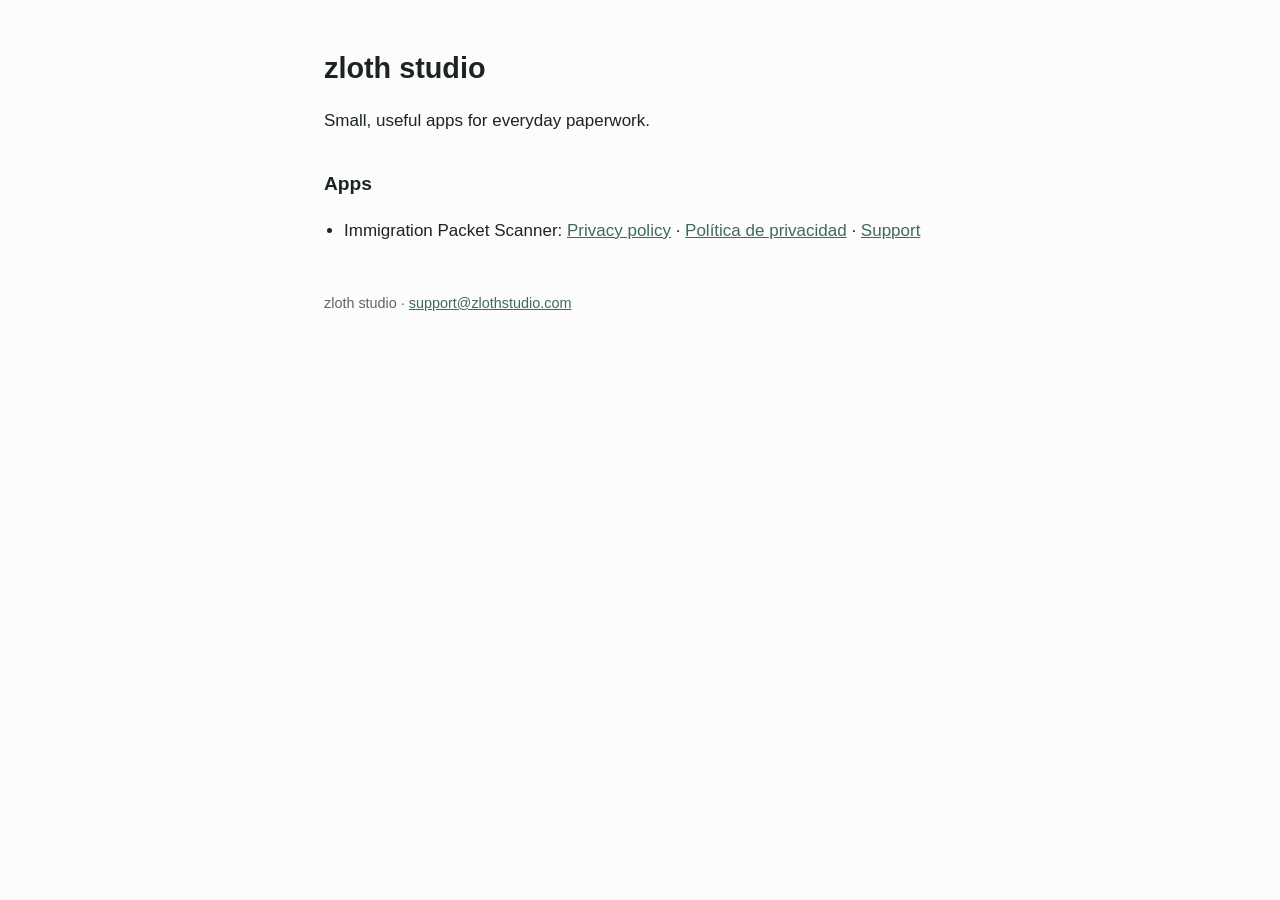
<file: index.html>
<!doctype html>
<html lang="en">
<head>
<meta charset="utf-8">
<meta name="viewport" content="width=device-width, initial-scale=1">
<title>zloth studio</title>
<link rel="stylesheet" href="/style.css">
</head>
<body>
<main>
<h1>zloth studio</h1>
<p>Small, useful apps for everyday paperwork.</p>
<h2 id="apps">Apps</h2>
<ul>
<li>Immigration Packet Scanner: <a href="/immigration-packet-scanner/privacy/">Privacy policy</a> &middot; <a href="/immigration-packet-scanner/privacy/es/">Pol&iacute;tica de privacidad</a> &middot; <a href="/immigration-packet-scanner/support/">Support</a></li>
</ul>
<footer>zloth studio &middot; <a href="mailto:support@zlothstudio.com">support@zlothstudio.com</a></footer>
</main>
</body>
</html>
</file>
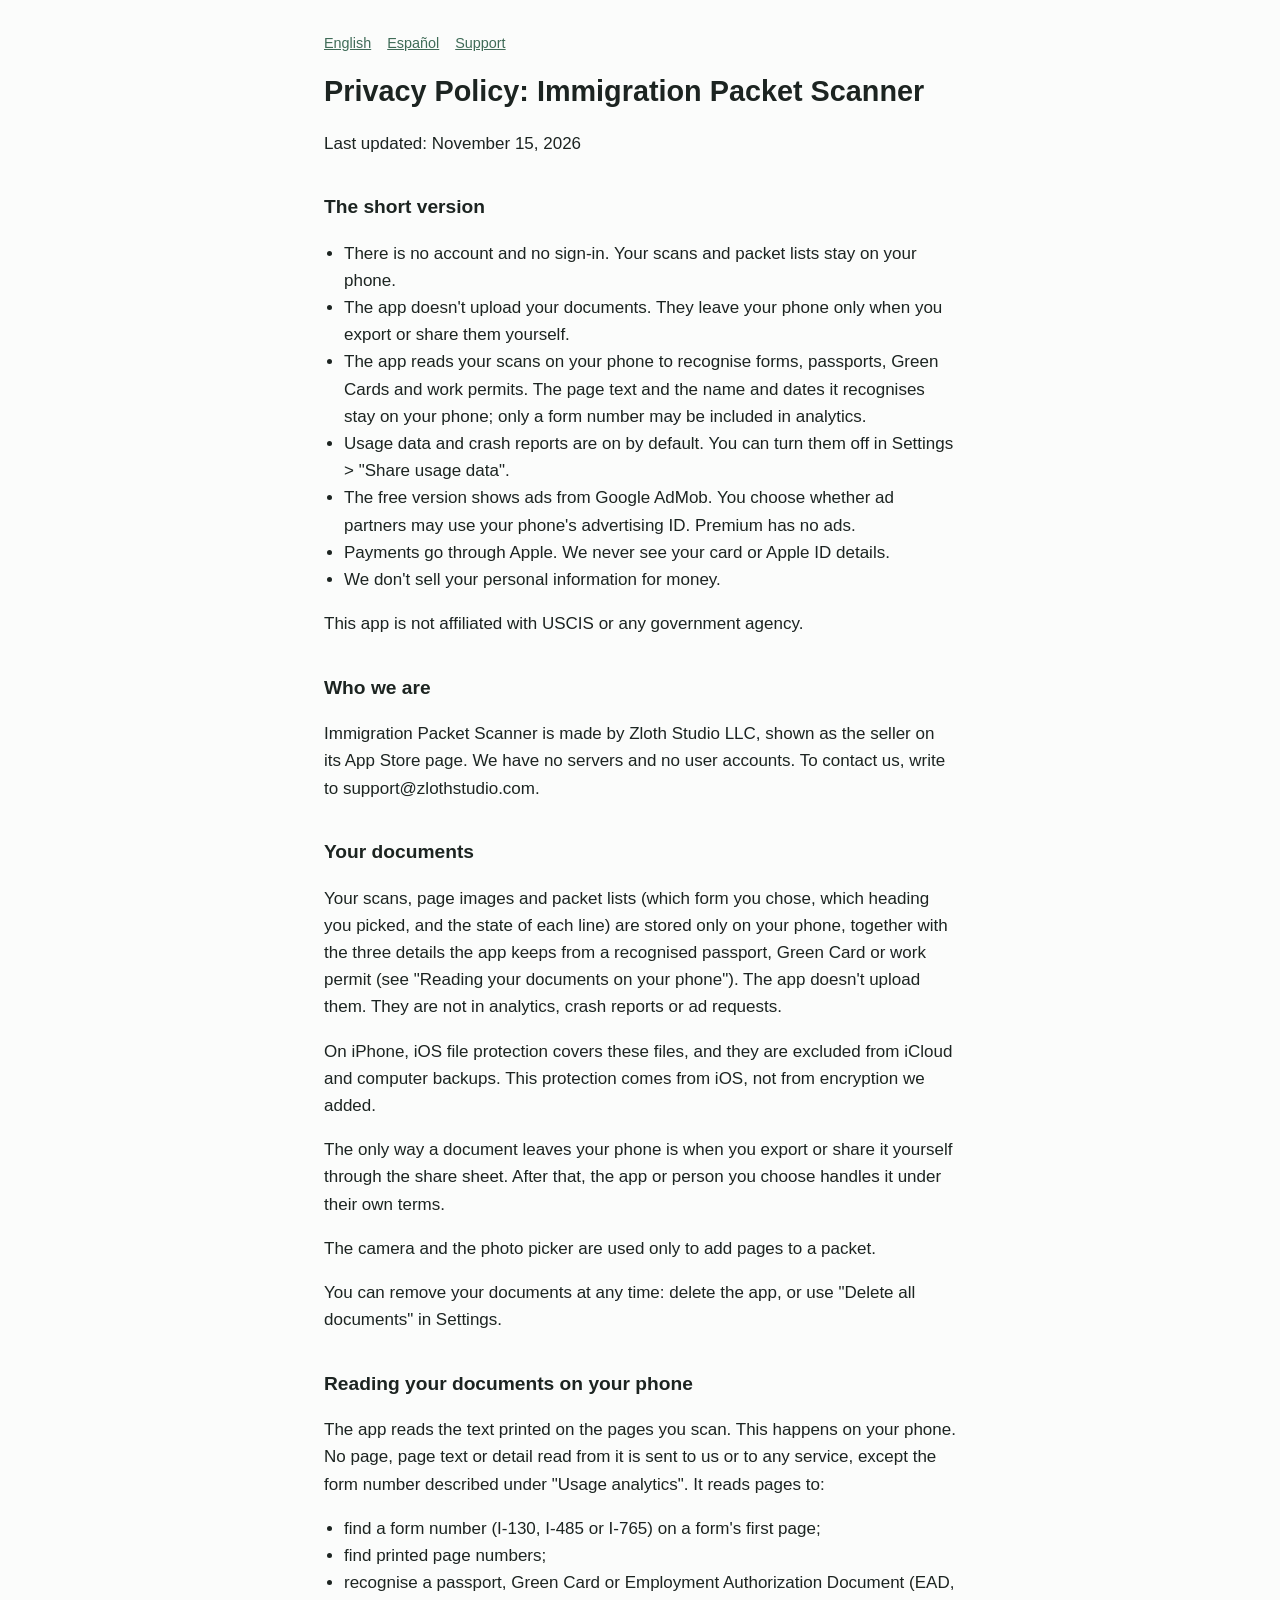
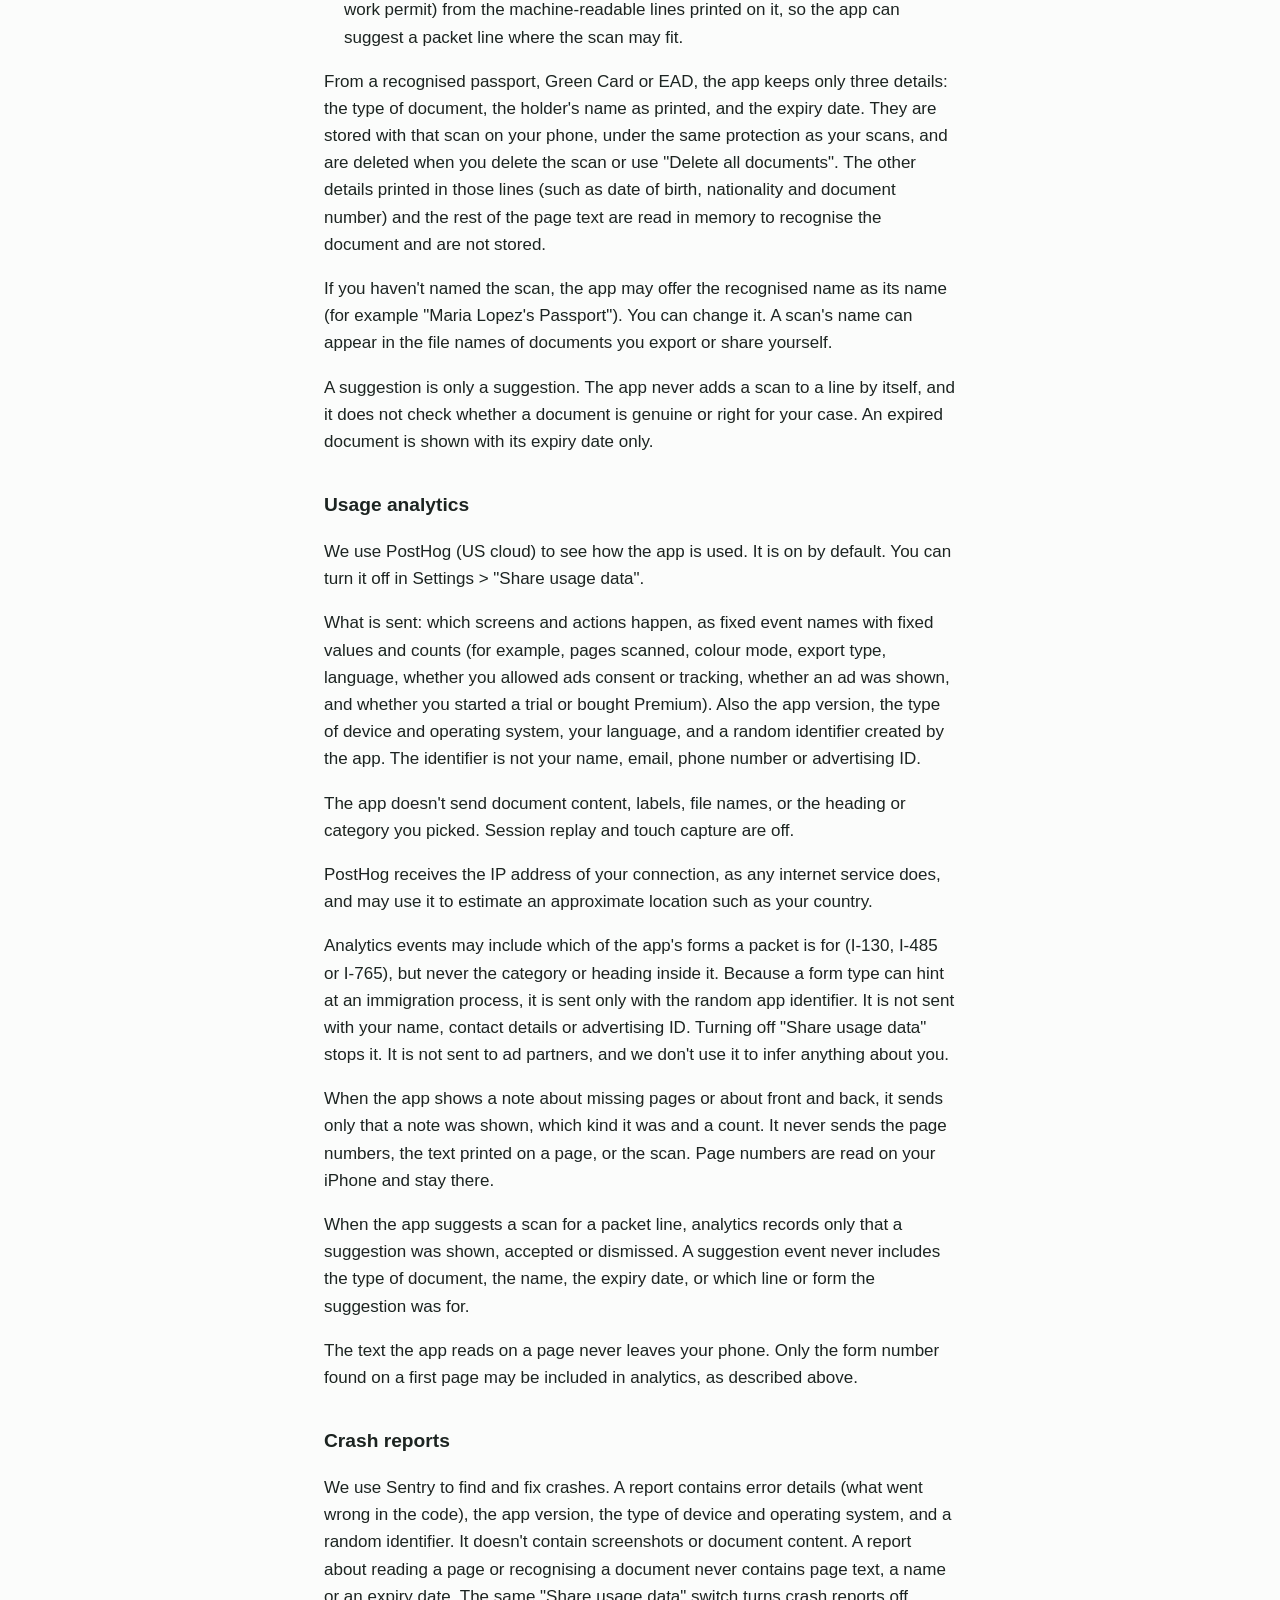
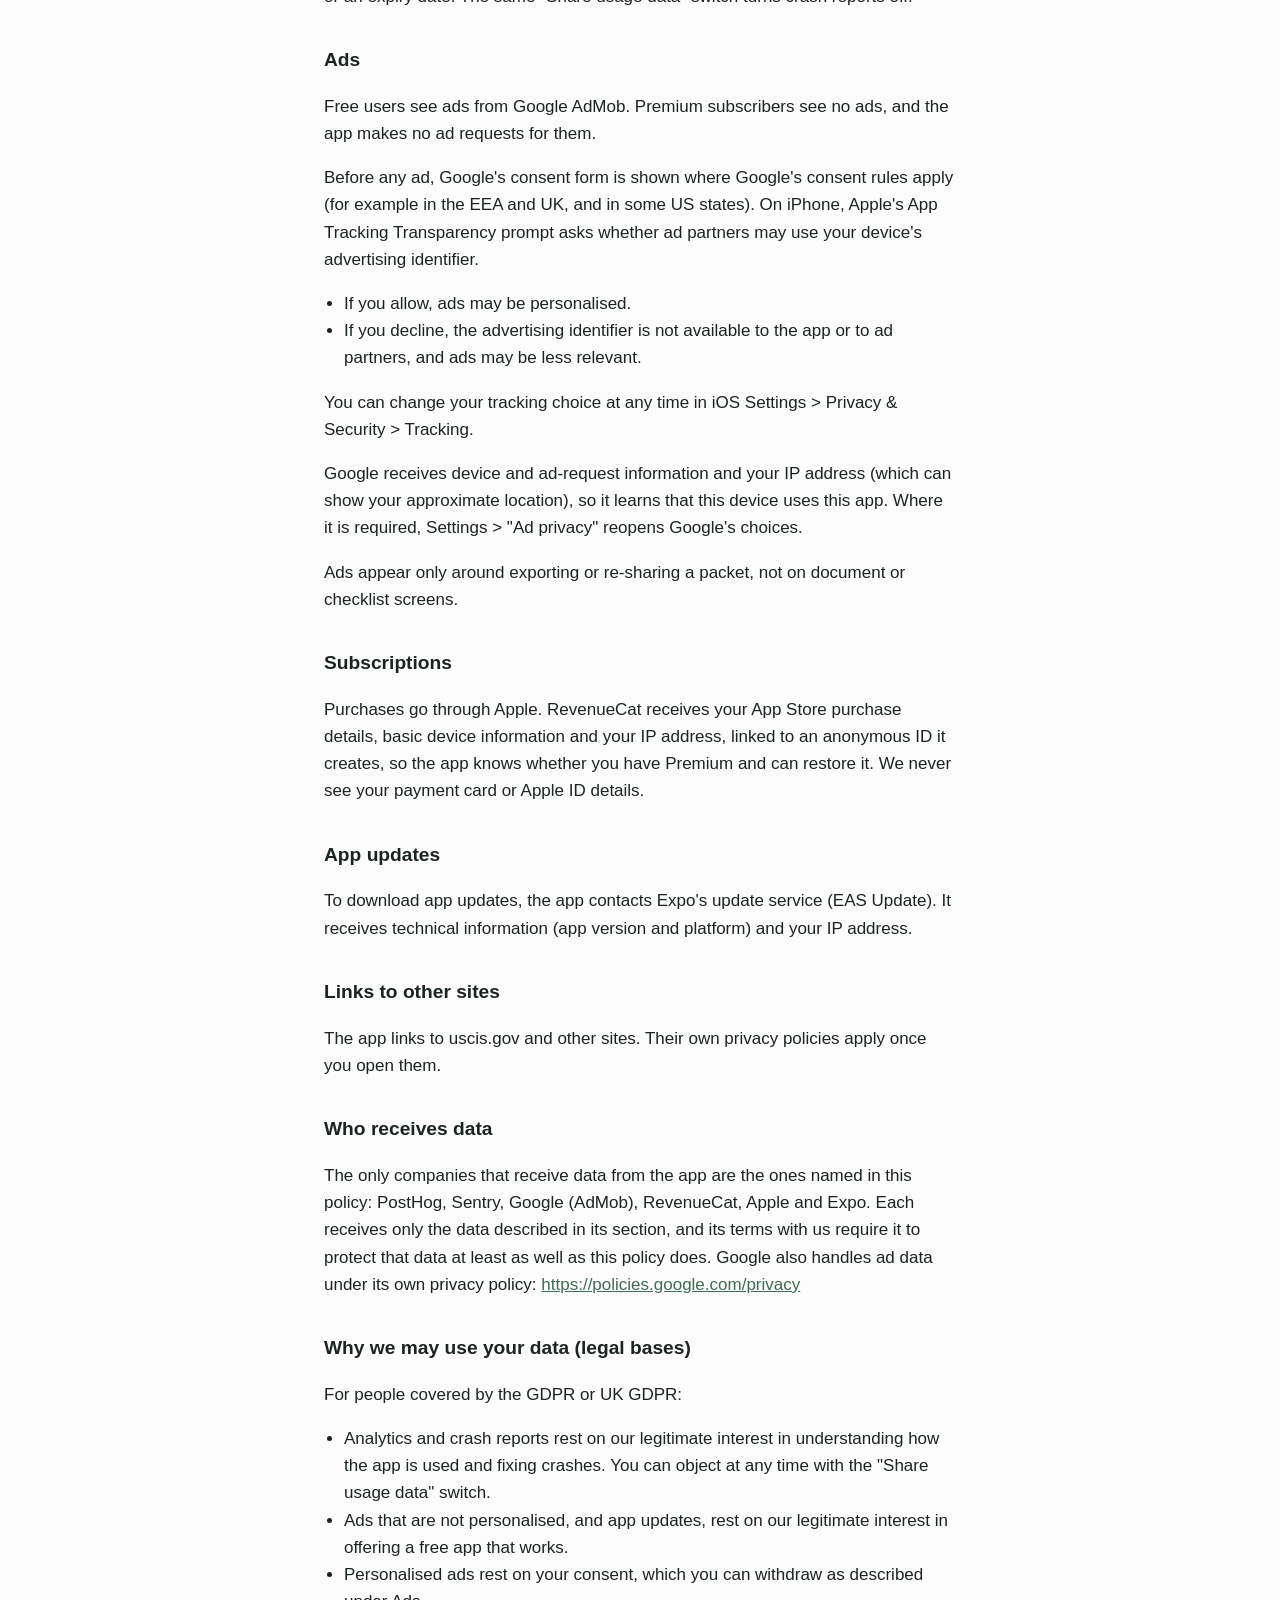
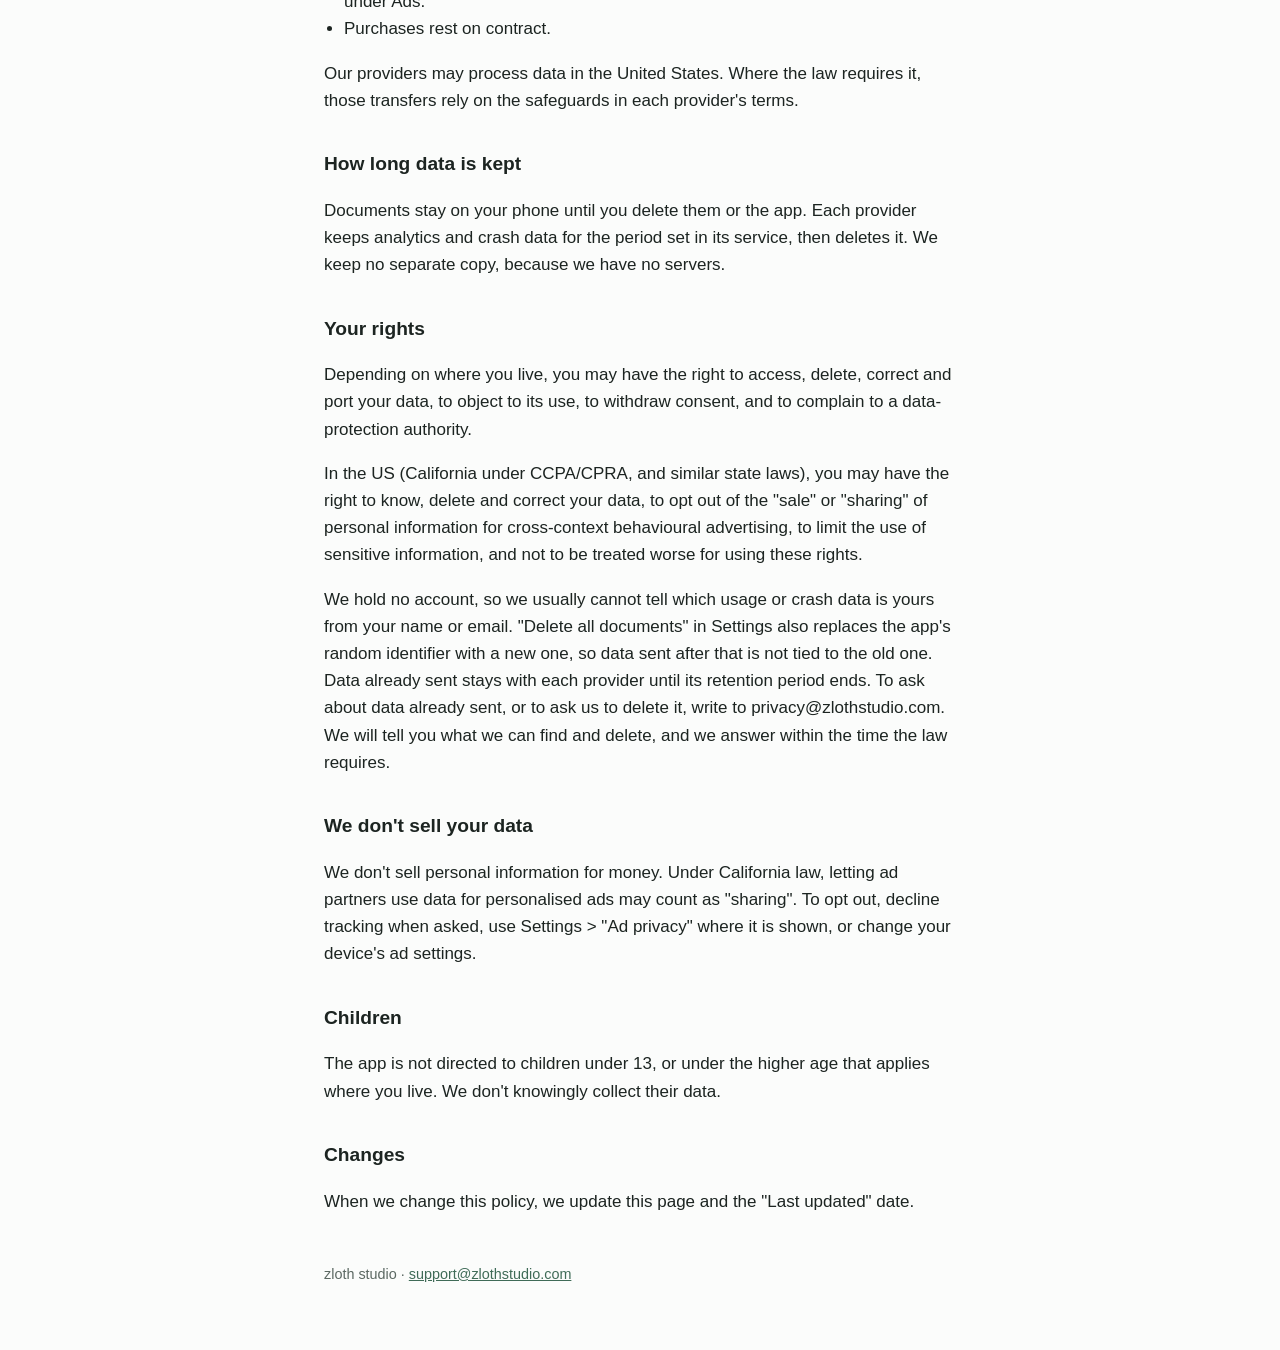
<file: immigration-packet-scanner/privacy/index.html>
<!doctype html>
<html lang="en">
<head>
<meta charset="utf-8">
<meta name="viewport" content="width=device-width, initial-scale=1">
<title>Privacy Policy: Immigration Packet Scanner</title>
<link rel="stylesheet" href="/style.css">
</head>
<body>
<main>
<nav><a href="/immigration-packet-scanner/privacy/">English</a><a href="/immigration-packet-scanner/privacy/es/">Espa&ntilde;ol</a><a href="/immigration-packet-scanner/support/">Support</a></nav>
<h1>Privacy Policy: Immigration Packet Scanner</h1>
<p>Last updated: November 15, 2026</p>
<h2 id="the-short-version">The short version</h2>
<ul>
<li>There is no account and no sign-in. Your scans and packet lists stay on your phone.</li>
<li>The app doesn't upload your documents. They leave your phone only when you export or share them yourself.</li>
<li>The app reads your scans on your phone to recognise forms, passports, Green Cards and work permits. The page text and the name and dates it recognises stay on your phone; only a form number may be included in analytics.</li>
<li>Usage data and crash reports are on by default. You can turn them off in Settings &gt; &quot;Share usage data&quot;.</li>
<li>The free version shows ads from Google AdMob. You choose whether ad partners may use your phone's advertising ID. Premium has no ads.</li>
<li>Payments go through Apple. We never see your card or Apple ID details.</li>
<li>We don't sell your personal information for money.</li>
</ul>
<p>This app is not affiliated with USCIS or any government agency.</p>
<h2 id="who-we-are">Who we are</h2>
<p>Immigration Packet Scanner is made by Zloth Studio LLC, shown as the seller on its App Store page. We have no servers and no user accounts. To contact us, write to support@zlothstudio.com.</p>
<h2 id="your-documents">Your documents</h2>
<p>Your scans, page images and packet lists (which form you chose, which heading you picked, and the state of each line) are stored only on your phone, together with the three details the app keeps from a recognised passport, Green Card or work permit (see &quot;Reading your documents on your phone&quot;). The app doesn't upload them. They are not in analytics, crash reports or ad requests.</p>
<p>On iPhone, iOS file protection covers these files, and they are excluded from iCloud and computer backups. This protection comes from iOS, not from encryption we added.</p>
<p>The only way a document leaves your phone is when you export or share it yourself through the share sheet. After that, the app or person you choose handles it under their own terms.</p>
<p>The camera and the photo picker are used only to add pages to a packet.</p>
<p>You can remove your documents at any time: delete the app, or use &quot;Delete all documents&quot; in Settings.</p>
<h2 id="reading-your-documents-on-your-phone">Reading your documents on your phone</h2>
<p>The app reads the text printed on the pages you scan. This happens on your phone. No page, page text or detail read from it is sent to us or to any service, except the form number described under &quot;Usage analytics&quot;. It reads pages to:</p>
<ul>
<li>find a form number (I-130, I-485 or I-765) on a form's first page;</li>
<li>find printed page numbers;</li>
<li>recognise a passport, Green Card or Employment Authorization Document (EAD, work permit) from the machine-readable lines printed on it, so the app can suggest a packet line where the scan may fit.</li>
</ul>
<p>From a recognised passport, Green Card or EAD, the app keeps only three details: the type of document, the holder's name as printed, and the expiry date. They are stored with that scan on your phone, under the same protection as your scans, and are deleted when you delete the scan or use &quot;Delete all documents&quot;. The other details printed in those lines (such as date of birth, nationality and document number) and the rest of the page text are read in memory to recognise the document and are not stored.</p>
<p>If you haven't named the scan, the app may offer the recognised name as its name (for example &quot;Maria Lopez's Passport&quot;). You can change it. A scan's name can appear in the file names of documents you export or share yourself.</p>
<p>A suggestion is only a suggestion. The app never adds a scan to a line by itself, and it does not check whether a document is genuine or right for your case. An expired document is shown with its expiry date only.</p>
<h2 id="usage-analytics">Usage analytics</h2>
<p>We use PostHog (US cloud) to see how the app is used. It is on by default. You can turn it off in Settings &gt; &quot;Share usage data&quot;.</p>
<p>What is sent: which screens and actions happen, as fixed event names with fixed values and counts (for example, pages scanned, colour mode, export type, language, whether you allowed ads consent or tracking, whether an ad was shown, and whether you started a trial or bought Premium). Also the app version, the type of device and operating system, your language, and a random identifier created by the app. The identifier is not your name, email, phone number or advertising ID.</p>
<p>The app doesn't send document content, labels, file names, or the heading or category you picked. Session replay and touch capture are off.</p>
<p>PostHog receives the IP address of your connection, as any internet service does, and may use it to estimate an approximate location such as your country.</p>
<p>Analytics events may include which of the app's forms a packet is for (I-130, I-485 or I-765), but never the category or heading inside it. Because a form type can hint at an immigration process, it is sent only with the random app identifier. It is not sent with your name, contact details or advertising ID. Turning off &quot;Share usage data&quot; stops it. It is not sent to ad partners, and we don't use it to infer anything about you.</p>
<p>When the app shows a note about missing pages or about front and back, it sends only that a note was shown, which kind it was and a count. It never sends the page numbers, the text printed on a page, or the scan. Page numbers are read on your iPhone and stay there.</p>
<p>When the app suggests a scan for a packet line, analytics records only that a suggestion was shown, accepted or dismissed. A suggestion event never includes the type of document, the name, the expiry date, or which line or form the suggestion was for.</p>
<p>The text the app reads on a page never leaves your phone. Only the form number found on a first page may be included in analytics, as described above.</p>
<h2 id="crash-reports">Crash reports</h2>
<p>We use Sentry to find and fix crashes. A report contains error details (what went wrong in the code), the app version, the type of device and operating system, and a random identifier. It doesn't contain screenshots or document content. A report about reading a page or recognising a document never contains page text, a name or an expiry date. The same &quot;Share usage data&quot; switch turns crash reports off.</p>
<h2 id="ads">Ads</h2>
<p>Free users see ads from Google AdMob. Premium subscribers see no ads, and the app makes no ad requests for them.</p>
<p>Before any ad, Google's consent form is shown where Google's consent rules apply (for example in the EEA and UK, and in some US states). On iPhone, Apple's App Tracking Transparency prompt asks whether ad partners may use your device's advertising identifier.</p>
<ul>
<li>If you allow, ads may be personalised.</li>
<li>If you decline, the advertising identifier is not available to the app or to ad partners, and ads may be less relevant.</li>
</ul>
<p>You can change your tracking choice at any time in iOS Settings &gt; Privacy &amp; Security &gt; Tracking.</p>
<p>Google receives device and ad-request information and your IP address (which can show your approximate location), so it learns that this device uses this app. Where it is required, Settings &gt; &quot;Ad privacy&quot; reopens Google's choices.</p>
<p>Ads appear only around exporting or re-sharing a packet, not on document or checklist screens.</p>
<h2 id="subscriptions">Subscriptions</h2>
<p>Purchases go through Apple. RevenueCat receives your App Store purchase details, basic device information and your IP address, linked to an anonymous ID it creates, so the app knows whether you have Premium and can restore it. We never see your payment card or Apple ID details.</p>
<h2 id="app-updates">App updates</h2>
<p>To download app updates, the app contacts Expo's update service (EAS Update). It receives technical information (app version and platform) and your IP address.</p>
<h2 id="links-to-other-sites">Links to other sites</h2>
<p>The app links to uscis.gov and other sites. Their own privacy policies apply once you open them.</p>
<h2 id="who-receives-data">Who receives data</h2>
<p>The only companies that receive data from the app are the ones named in this policy: PostHog, Sentry, Google (AdMob), RevenueCat, Apple and Expo. Each receives only the data described in its section, and its terms with us require it to protect that data at least as well as this policy does. Google also handles ad data under its own privacy policy: <a href="https://policies.google.com/privacy">https://policies.google.com/privacy</a></p>
<h2 id="why-we-may-use-your-data-legal-bases">Why we may use your data (legal bases)</h2>
<p>For people covered by the GDPR or UK GDPR:</p>
<ul>
<li>Analytics and crash reports rest on our legitimate interest in understanding how the app is used and fixing crashes. You can object at any time with the &quot;Share usage data&quot; switch.</li>
<li>Ads that are not personalised, and app updates, rest on our legitimate interest in offering a free app that works.</li>
<li>Personalised ads rest on your consent, which you can withdraw as described under Ads.</li>
<li>Purchases rest on contract.</li>
</ul>
<p>Our providers may process data in the United States. Where the law requires it, those transfers rely on the safeguards in each provider's terms.</p>
<h2 id="how-long-data-is-kept">How long data is kept</h2>
<p>Documents stay on your phone until you delete them or the app. Each provider keeps analytics and crash data for the period set in its service, then deletes it. We keep no separate copy, because we have no servers.</p>
<h2 id="your-rights">Your rights</h2>
<p>Depending on where you live, you may have the right to access, delete, correct and port your data, to object to its use, to withdraw consent, and to complain to a data-protection authority.</p>
<p>In the US (California under CCPA/CPRA, and similar state laws), you may have the right to know, delete and correct your data, to opt out of the &quot;sale&quot; or &quot;sharing&quot; of personal information for cross-context behavioural advertising, to limit the use of sensitive information, and not to be treated worse for using these rights.</p>
<p>We hold no account, so we usually cannot tell which usage or crash data is yours from your name or email. &quot;Delete all documents&quot; in Settings also replaces the app's random identifier with a new one, so data sent after that is not tied to the old one. Data already sent stays with each provider until its retention period ends. To ask about data already sent, or to ask us to delete it, write to privacy@zlothstudio.com. We will tell you what we can find and delete, and we answer within the time the law requires.</p>
<h2 id="we-don-t-sell-your-data">We don't sell your data</h2>
<p>We don't sell personal information for money. Under California law, letting ad partners use data for personalised ads may count as &quot;sharing&quot;. To opt out, decline tracking when asked, use Settings &gt; &quot;Ad privacy&quot; where it is shown, or change your device's ad settings.</p>
<h2 id="children">Children</h2>
<p>The app is not directed to children under 13, or under the higher age that applies where you live. We don't knowingly collect their data.</p>
<h2 id="changes">Changes</h2>
<p>When we change this policy, we update this page and the &quot;Last updated&quot; date.</p>
<footer>zloth studio &middot; <a href="mailto:support@zlothstudio.com">support@zlothstudio.com</a></footer>
</main>
</body>
</html>
</file>
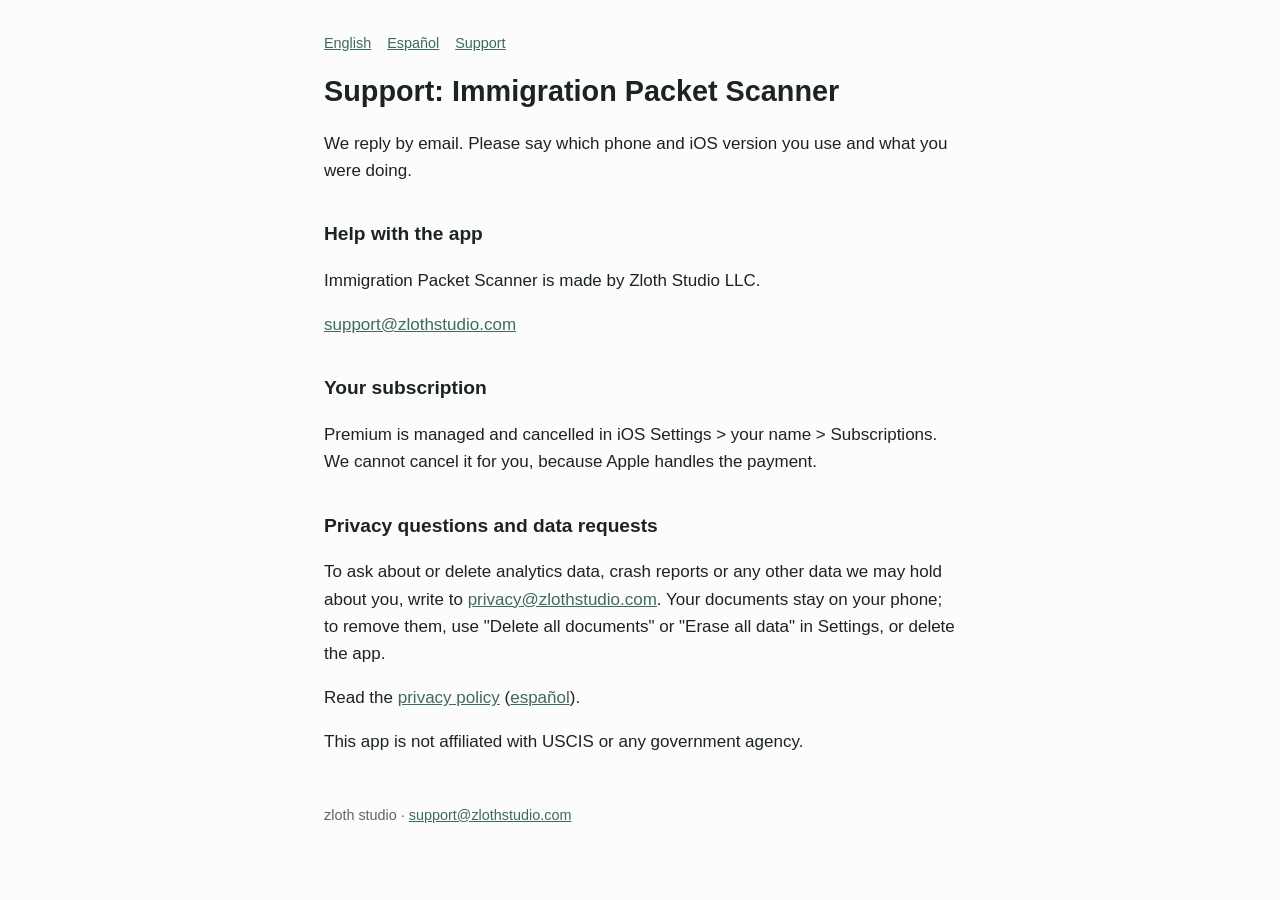
<file: immigration-packet-scanner/support/index.html>
<!doctype html>
<html lang="en">
<head>
<meta charset="utf-8">
<meta name="viewport" content="width=device-width, initial-scale=1">
<title>Support: Immigration Packet Scanner</title>
<link rel="stylesheet" href="/style.css">
</head>
<body>
<main>
<nav><a href="/immigration-packet-scanner/privacy/">English</a><a href="/immigration-packet-scanner/privacy/es/">Espa&ntilde;ol</a><a href="/immigration-packet-scanner/support/">Support</a></nav>
<h1>Support: Immigration Packet Scanner</h1>
<p>We reply by email. Please say which phone and iOS version you use and what you were doing.</p>
<h2 id="support">Help with the app</h2>
<p>Immigration Packet Scanner is made by Zloth Studio LLC.</p>
<p><a href="mailto:support@zlothstudio.com">support@zlothstudio.com</a></p>
<h2 id="subscription">Your subscription</h2>
<p>Premium is managed and cancelled in iOS Settings &gt; your name &gt; Subscriptions. We cannot cancel it for you, because Apple handles the payment.</p>
<h2 id="privacy">Privacy questions and data requests</h2>
<p>To ask about or delete analytics data, crash reports or any other data we may hold about you, write to <a href="mailto:privacy@zlothstudio.com">privacy@zlothstudio.com</a>. Your documents stay on your phone; to remove them, use "Delete all documents" or "Erase all data" in Settings, or delete the app.</p>
<p>Read the <a href="/immigration-packet-scanner/privacy/">privacy policy</a> (<a href="/immigration-packet-scanner/privacy/es/">espa&ntilde;ol</a>).</p>
<p>This app is not affiliated with USCIS or any government agency.</p>
<footer>zloth studio &middot; <a href="mailto:support@zlothstudio.com">support@zlothstudio.com</a></footer>
</main>
</body>
</html>
</file>
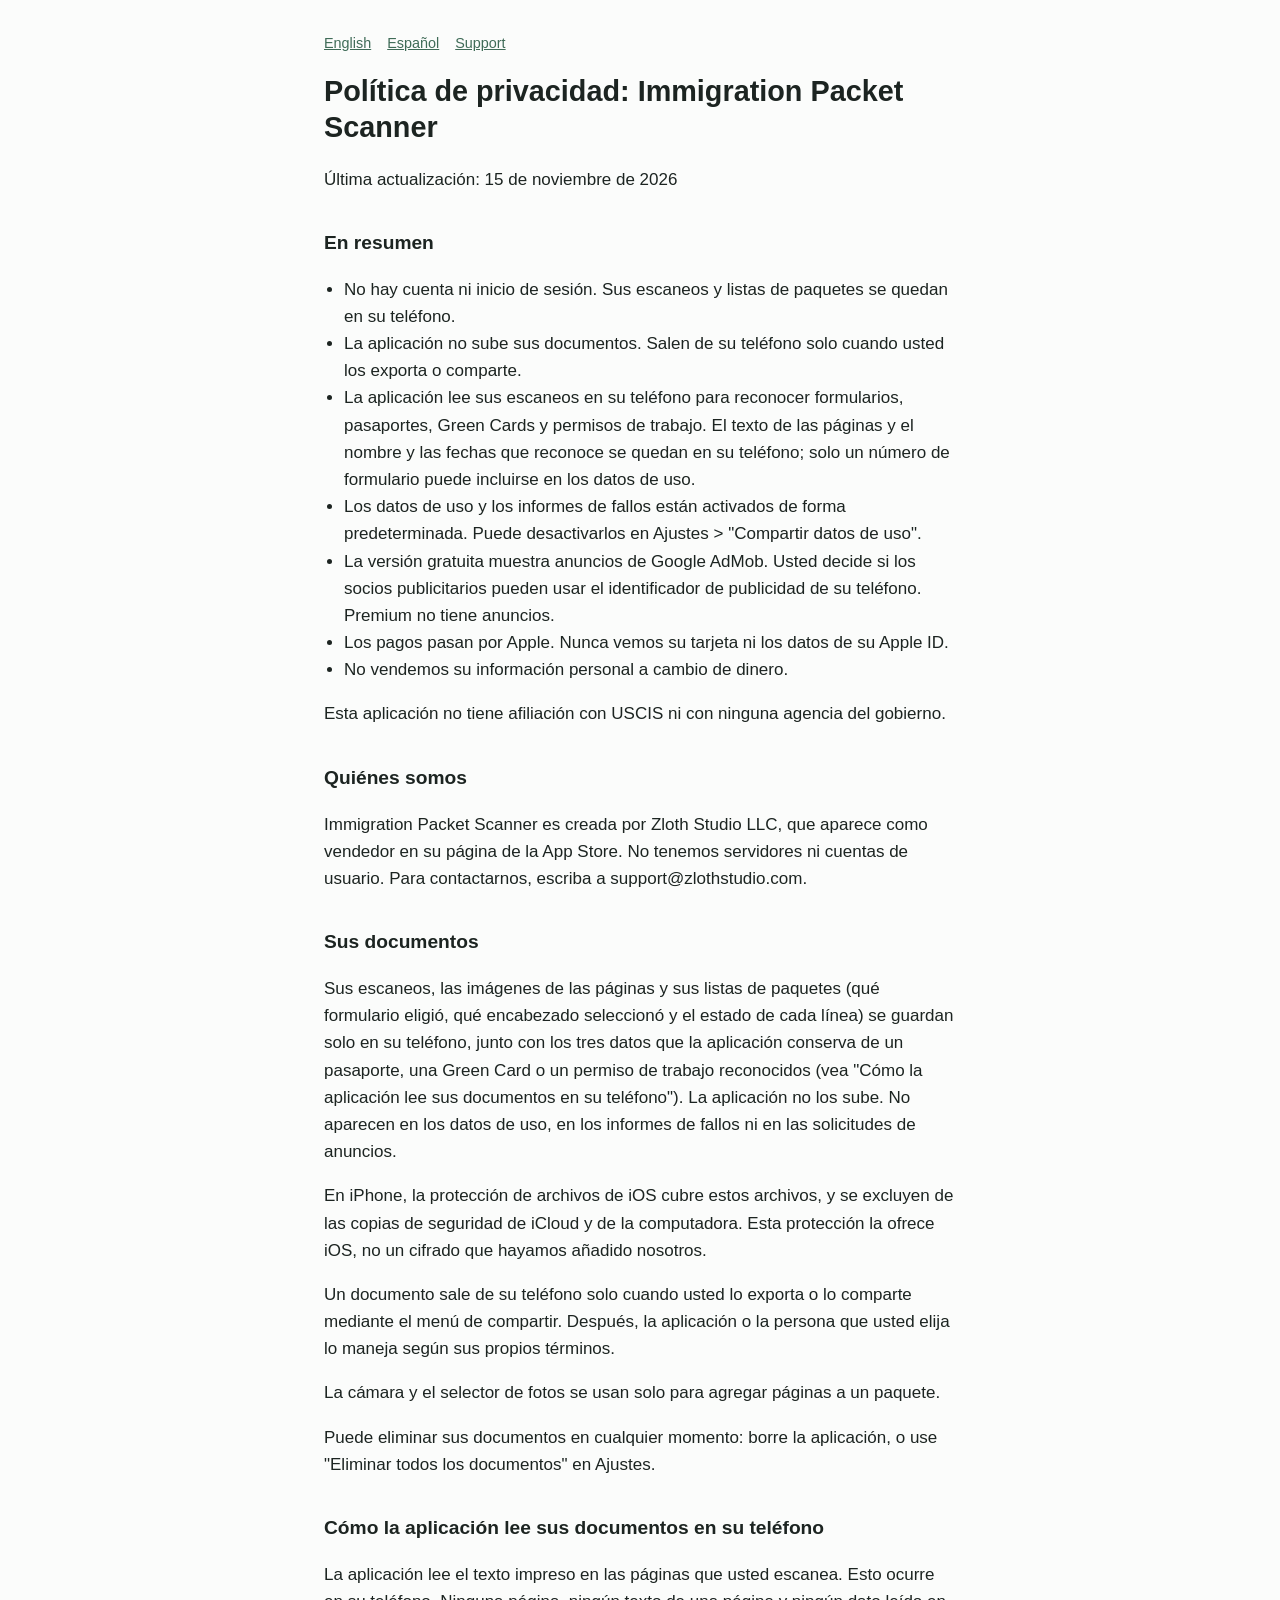
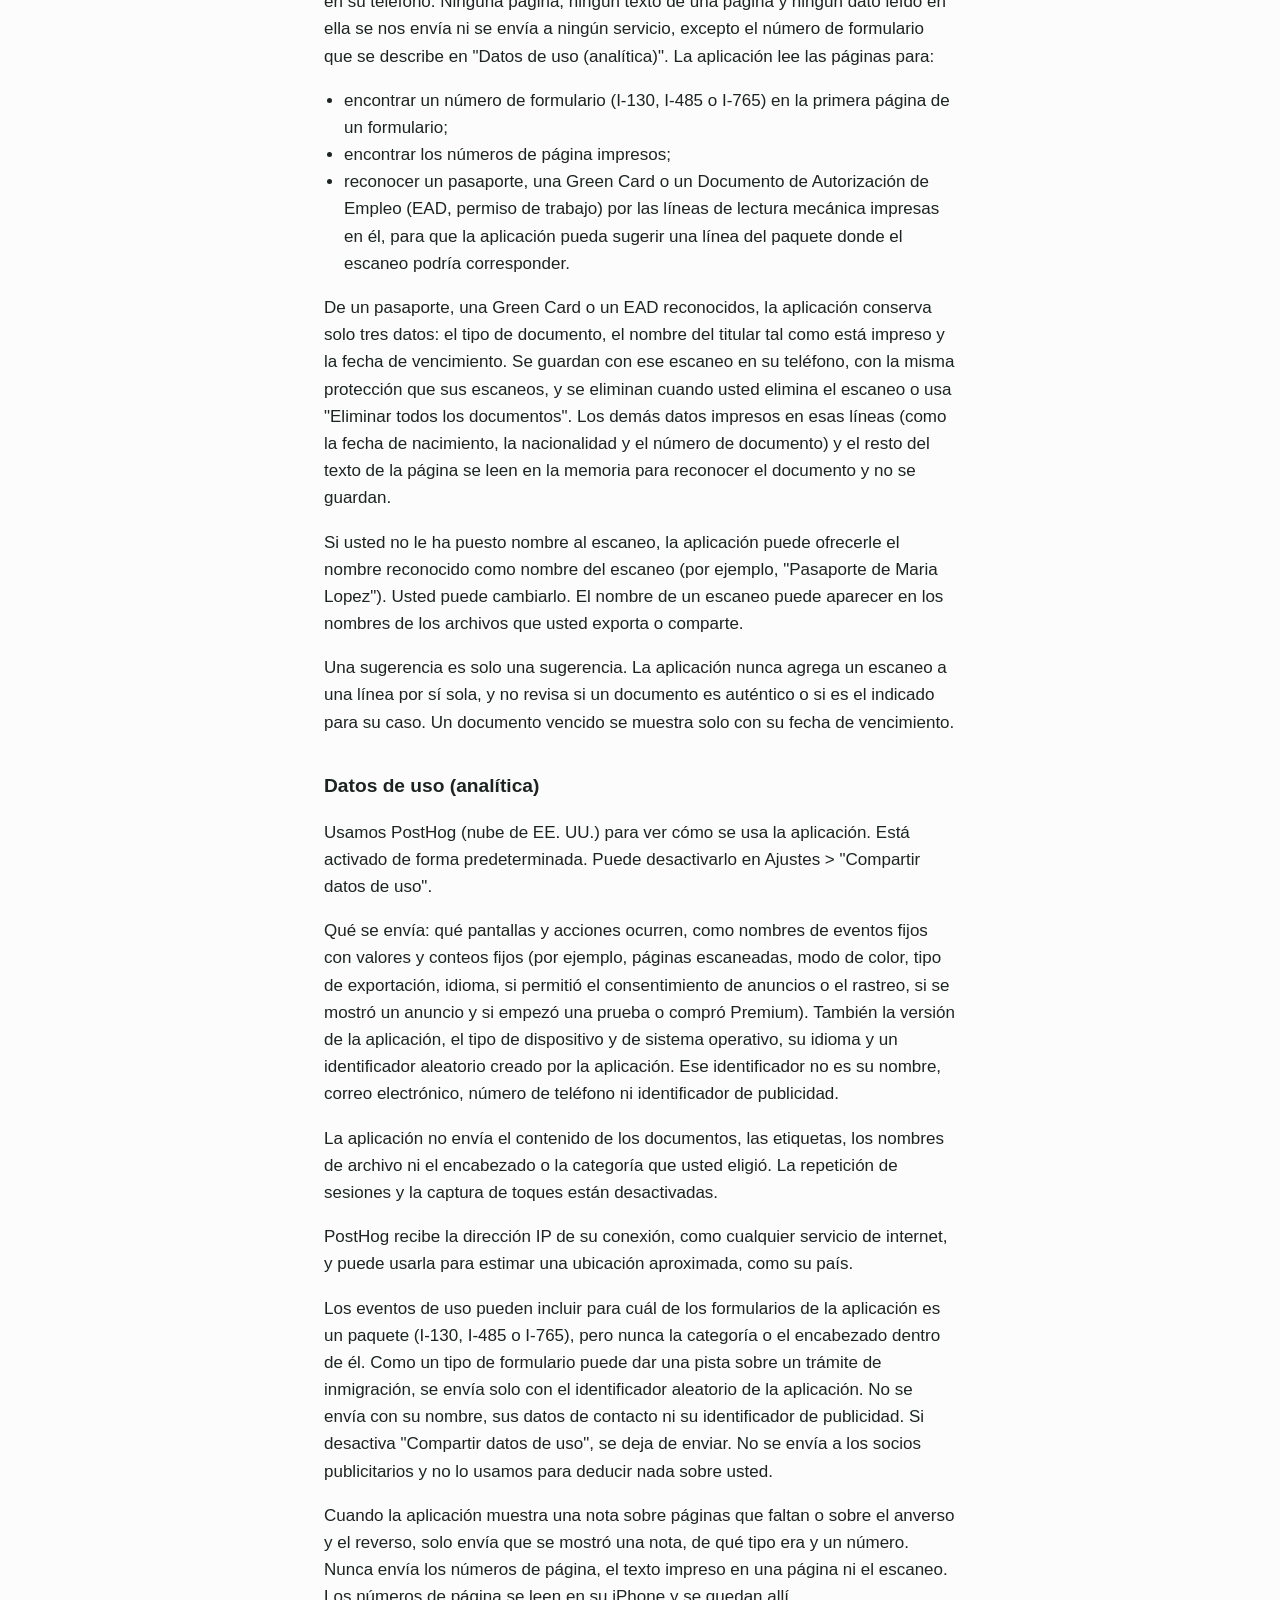
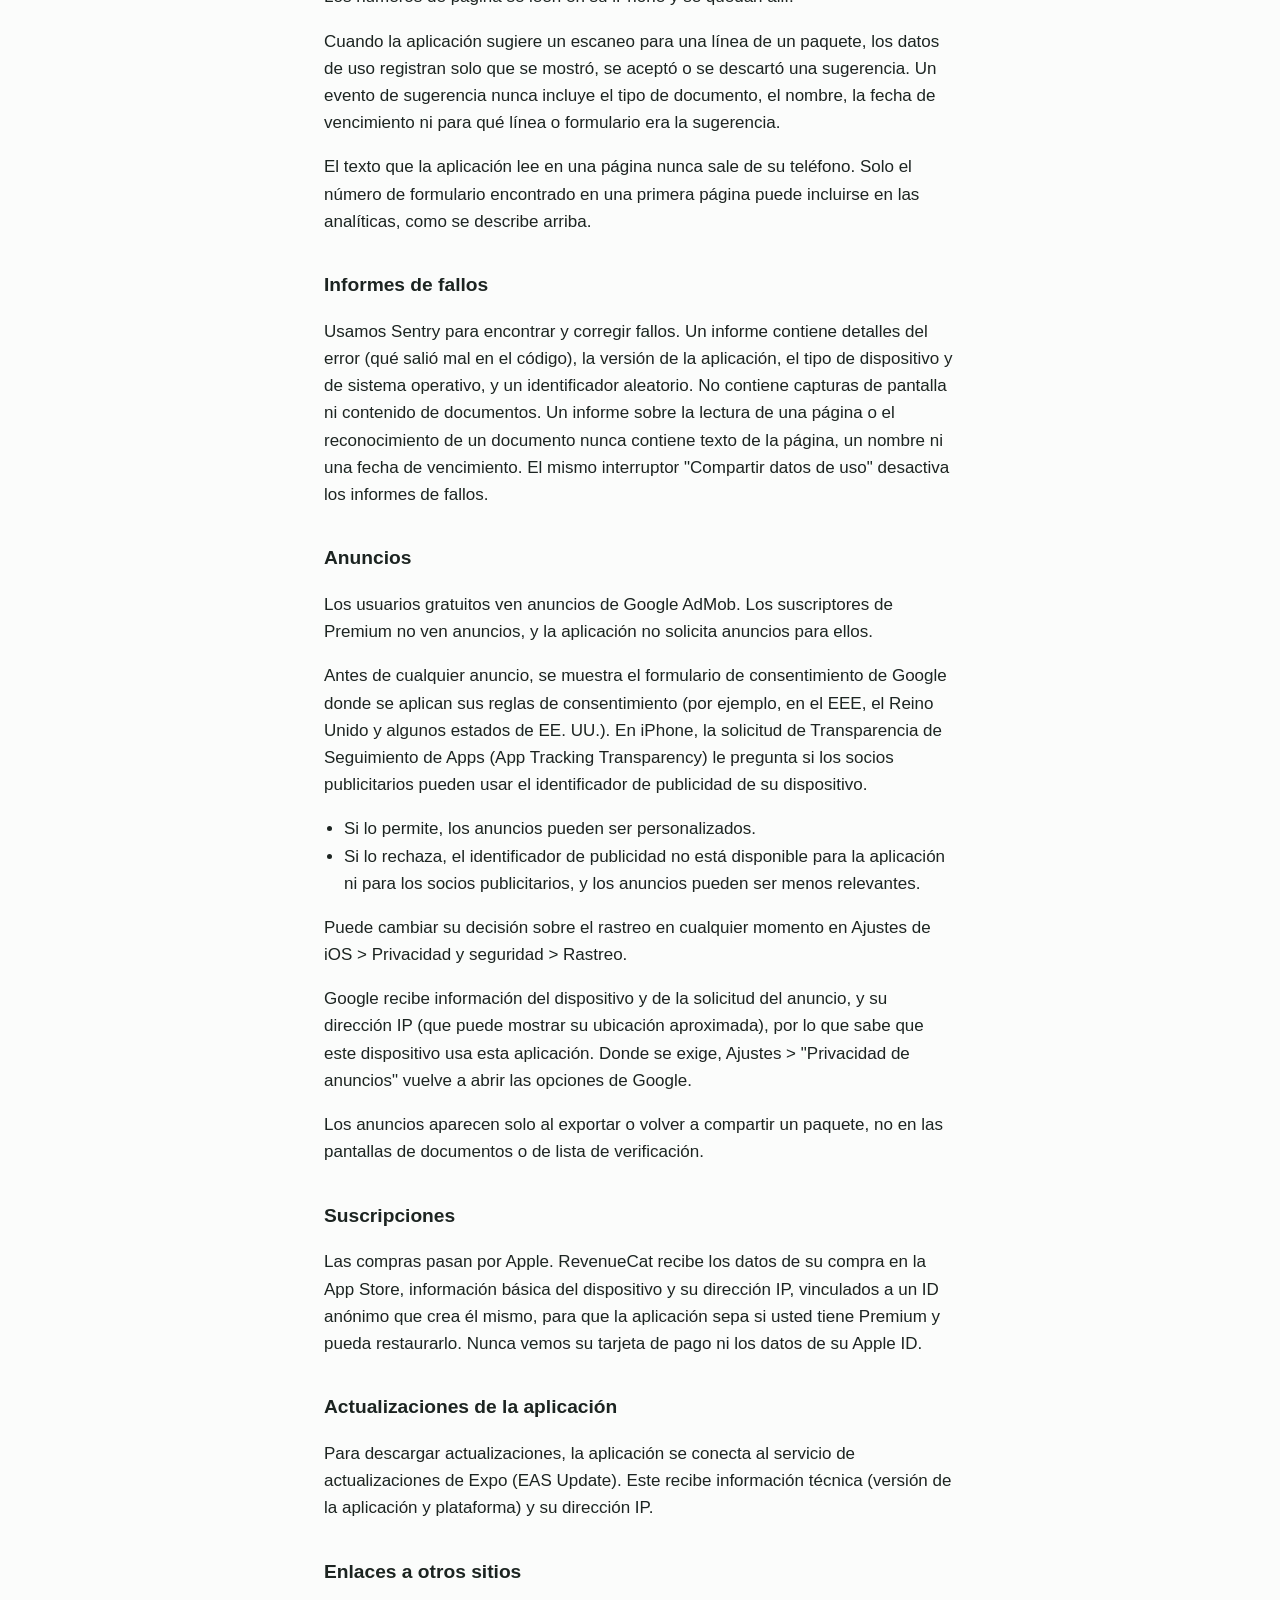
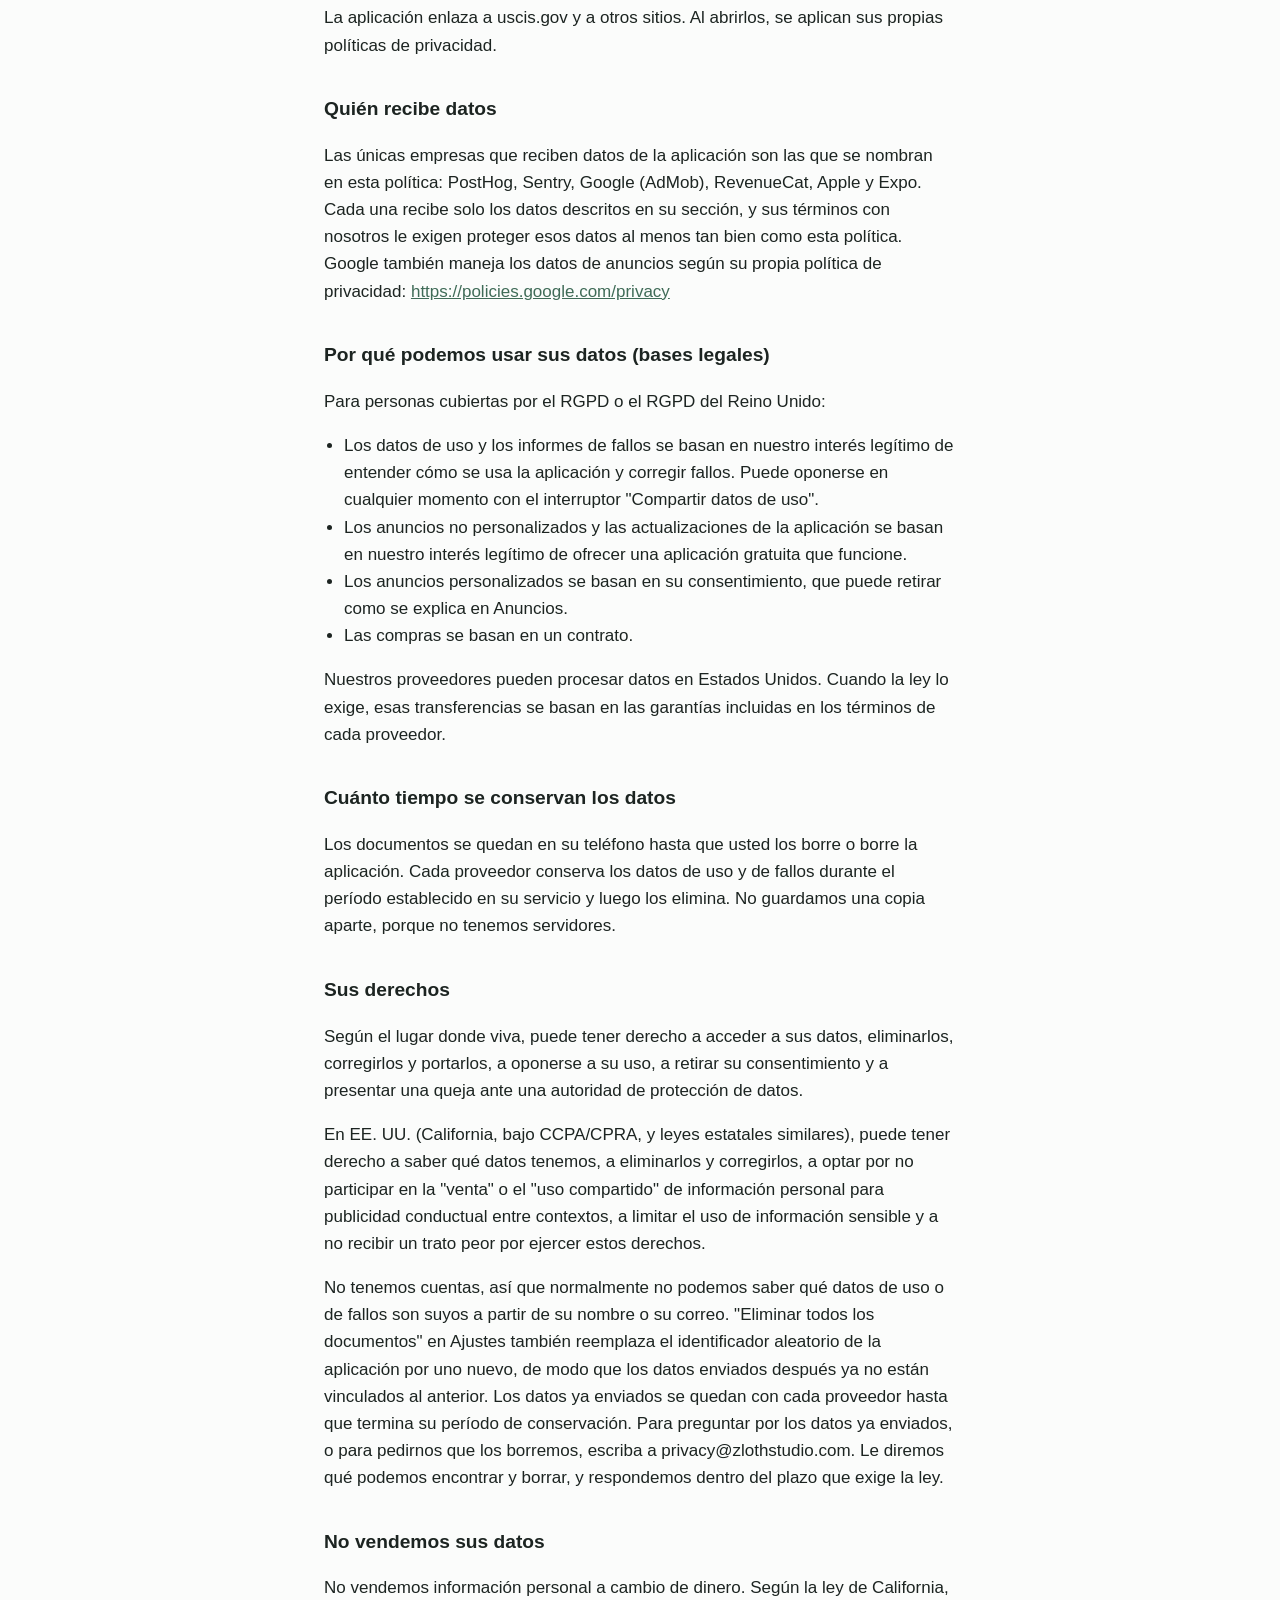
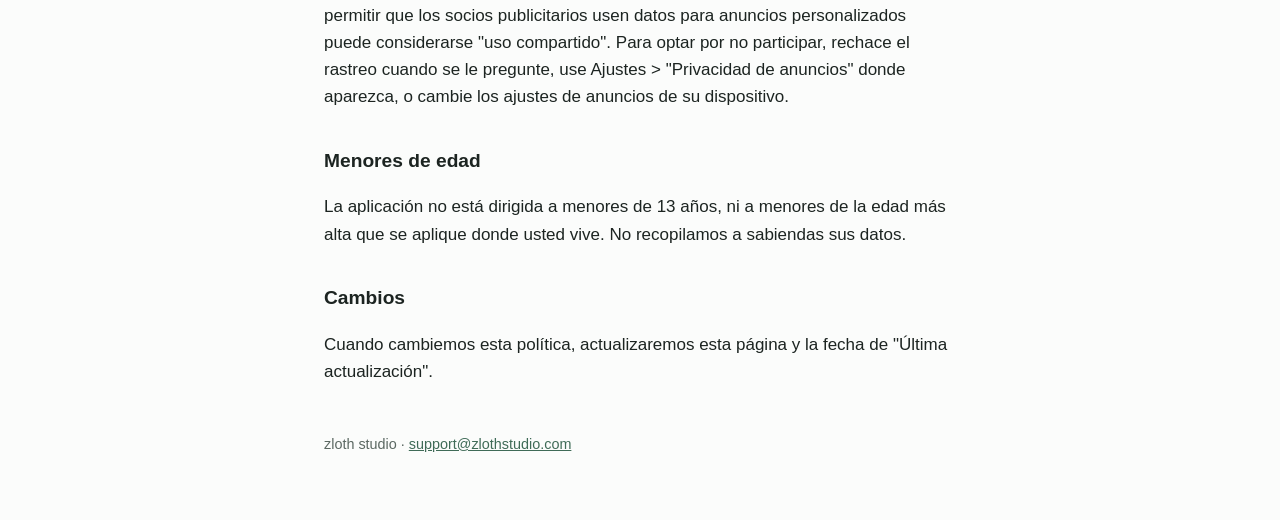
<file: immigration-packet-scanner/privacy/es/index.html>
<!doctype html>
<html lang="es">
<head>
<meta charset="utf-8">
<meta name="viewport" content="width=device-width, initial-scale=1">
<title>Política de privacidad: Immigration Packet Scanner</title>
<link rel="stylesheet" href="/style.css">
</head>
<body>
<main>
<nav><a href="/immigration-packet-scanner/privacy/">English</a><a href="/immigration-packet-scanner/privacy/es/">Espa&ntilde;ol</a><a href="/immigration-packet-scanner/support/">Support</a></nav>
<h1>Política de privacidad: Immigration Packet Scanner</h1>
<p>Última actualización: 15 de noviembre de 2026</p>
<h2 id="en-resumen">En resumen</h2>
<ul>
<li>No hay cuenta ni inicio de sesión. Sus escaneos y listas de paquetes se quedan en su teléfono.</li>
<li>La aplicación no sube sus documentos. Salen de su teléfono solo cuando usted los exporta o comparte.</li>
<li>La aplicación lee sus escaneos en su teléfono para reconocer formularios, pasaportes, Green Cards y permisos de trabajo. El texto de las páginas y el nombre y las fechas que reconoce se quedan en su teléfono; solo un número de formulario puede incluirse en los datos de uso.</li>
<li>Los datos de uso y los informes de fallos están activados de forma predeterminada. Puede desactivarlos en Ajustes &gt; &quot;Compartir datos de uso&quot;.</li>
<li>La versión gratuita muestra anuncios de Google AdMob. Usted decide si los socios publicitarios pueden usar el identificador de publicidad de su teléfono. Premium no tiene anuncios.</li>
<li>Los pagos pasan por Apple. Nunca vemos su tarjeta ni los datos de su Apple ID.</li>
<li>No vendemos su información personal a cambio de dinero.</li>
</ul>
<p>Esta aplicación no tiene afiliación con USCIS ni con ninguna agencia del gobierno.</p>
<h2 id="quienes-somos">Quiénes somos</h2>
<p>Immigration Packet Scanner es creada por Zloth Studio LLC, que aparece como vendedor en su página de la App Store. No tenemos servidores ni cuentas de usuario. Para contactarnos, escriba a support@zlothstudio.com.</p>
<h2 id="sus-documentos">Sus documentos</h2>
<p>Sus escaneos, las imágenes de las páginas y sus listas de paquetes (qué formulario eligió, qué encabezado seleccionó y el estado de cada línea) se guardan solo en su teléfono, junto con los tres datos que la aplicación conserva de un pasaporte, una Green Card o un permiso de trabajo reconocidos (vea &quot;Cómo la aplicación lee sus documentos en su teléfono&quot;). La aplicación no los sube. No aparecen en los datos de uso, en los informes de fallos ni en las solicitudes de anuncios.</p>
<p>En iPhone, la protección de archivos de iOS cubre estos archivos, y se excluyen de las copias de seguridad de iCloud y de la computadora. Esta protección la ofrece iOS, no un cifrado que hayamos añadido nosotros.</p>
<p>Un documento sale de su teléfono solo cuando usted lo exporta o lo comparte mediante el menú de compartir. Después, la aplicación o la persona que usted elija lo maneja según sus propios términos.</p>
<p>La cámara y el selector de fotos se usan solo para agregar páginas a un paquete.</p>
<p>Puede eliminar sus documentos en cualquier momento: borre la aplicación, o use &quot;Eliminar todos los documentos&quot; en Ajustes.</p>
<h2 id="como-la-aplicacion-lee-sus-documentos-en-su-telefono">Cómo la aplicación lee sus documentos en su teléfono</h2>
<p>La aplicación lee el texto impreso en las páginas que usted escanea. Esto ocurre en su teléfono. Ninguna página, ningún texto de una página y ningún dato leído en ella se nos envía ni se envía a ningún servicio, excepto el número de formulario que se describe en &quot;Datos de uso (analítica)&quot;. La aplicación lee las páginas para:</p>
<ul>
<li>encontrar un número de formulario (I-130, I-485 o I-765) en la primera página de un formulario;</li>
<li>encontrar los números de página impresos;</li>
<li>reconocer un pasaporte, una Green Card o un Documento de Autorización de Empleo (EAD, permiso de trabajo) por las líneas de lectura mecánica impresas en él, para que la aplicación pueda sugerir una línea del paquete donde el escaneo podría corresponder.</li>
</ul>
<p>De un pasaporte, una Green Card o un EAD reconocidos, la aplicación conserva solo tres datos: el tipo de documento, el nombre del titular tal como está impreso y la fecha de vencimiento. Se guardan con ese escaneo en su teléfono, con la misma protección que sus escaneos, y se eliminan cuando usted elimina el escaneo o usa &quot;Eliminar todos los documentos&quot;. Los demás datos impresos en esas líneas (como la fecha de nacimiento, la nacionalidad y el número de documento) y el resto del texto de la página se leen en la memoria para reconocer el documento y no se guardan.</p>
<p>Si usted no le ha puesto nombre al escaneo, la aplicación puede ofrecerle el nombre reconocido como nombre del escaneo (por ejemplo, &quot;Pasaporte de Maria Lopez&quot;). Usted puede cambiarlo. El nombre de un escaneo puede aparecer en los nombres de los archivos que usted exporta o comparte.</p>
<p>Una sugerencia es solo una sugerencia. La aplicación nunca agrega un escaneo a una línea por sí sola, y no revisa si un documento es auténtico o si es el indicado para su caso. Un documento vencido se muestra solo con su fecha de vencimiento.</p>
<h2 id="datos-de-uso-analitica">Datos de uso (analítica)</h2>
<p>Usamos PostHog (nube de EE. UU.) para ver cómo se usa la aplicación. Está activado de forma predeterminada. Puede desactivarlo en Ajustes &gt; &quot;Compartir datos de uso&quot;.</p>
<p>Qué se envía: qué pantallas y acciones ocurren, como nombres de eventos fijos con valores y conteos fijos (por ejemplo, páginas escaneadas, modo de color, tipo de exportación, idioma, si permitió el consentimiento de anuncios o el rastreo, si se mostró un anuncio y si empezó una prueba o compró Premium). También la versión de la aplicación, el tipo de dispositivo y de sistema operativo, su idioma y un identificador aleatorio creado por la aplicación. Ese identificador no es su nombre, correo electrónico, número de teléfono ni identificador de publicidad.</p>
<p>La aplicación no envía el contenido de los documentos, las etiquetas, los nombres de archivo ni el encabezado o la categoría que usted eligió. La repetición de sesiones y la captura de toques están desactivadas.</p>
<p>PostHog recibe la dirección IP de su conexión, como cualquier servicio de internet, y puede usarla para estimar una ubicación aproximada, como su país.</p>
<p>Los eventos de uso pueden incluir para cuál de los formularios de la aplicación es un paquete (I-130, I-485 o I-765), pero nunca la categoría o el encabezado dentro de él. Como un tipo de formulario puede dar una pista sobre un trámite de inmigración, se envía solo con el identificador aleatorio de la aplicación. No se envía con su nombre, sus datos de contacto ni su identificador de publicidad. Si desactiva &quot;Compartir datos de uso&quot;, se deja de enviar. No se envía a los socios publicitarios y no lo usamos para deducir nada sobre usted.</p>
<p>Cuando la aplicación muestra una nota sobre páginas que faltan o sobre el anverso y el reverso, solo envía que se mostró una nota, de qué tipo era y un número. Nunca envía los números de página, el texto impreso en una página ni el escaneo. Los números de página se leen en su iPhone y se quedan allí.</p>
<p>Cuando la aplicación sugiere un escaneo para una línea de un paquete, los datos de uso registran solo que se mostró, se aceptó o se descartó una sugerencia. Un evento de sugerencia nunca incluye el tipo de documento, el nombre, la fecha de vencimiento ni para qué línea o formulario era la sugerencia.</p>
<p>El texto que la aplicación lee en una página nunca sale de su teléfono. Solo el número de formulario encontrado en una primera página puede incluirse en las analíticas, como se describe arriba.</p>
<h2 id="informes-de-fallos">Informes de fallos</h2>
<p>Usamos Sentry para encontrar y corregir fallos. Un informe contiene detalles del error (qué salió mal en el código), la versión de la aplicación, el tipo de dispositivo y de sistema operativo, y un identificador aleatorio. No contiene capturas de pantalla ni contenido de documentos. Un informe sobre la lectura de una página o el reconocimiento de un documento nunca contiene texto de la página, un nombre ni una fecha de vencimiento. El mismo interruptor &quot;Compartir datos de uso&quot; desactiva los informes de fallos.</p>
<h2 id="anuncios">Anuncios</h2>
<p>Los usuarios gratuitos ven anuncios de Google AdMob. Los suscriptores de Premium no ven anuncios, y la aplicación no solicita anuncios para ellos.</p>
<p>Antes de cualquier anuncio, se muestra el formulario de consentimiento de Google donde se aplican sus reglas de consentimiento (por ejemplo, en el EEE, el Reino Unido y algunos estados de EE. UU.). En iPhone, la solicitud de Transparencia de Seguimiento de Apps (App Tracking Transparency) le pregunta si los socios publicitarios pueden usar el identificador de publicidad de su dispositivo.</p>
<ul>
<li>Si lo permite, los anuncios pueden ser personalizados.</li>
<li>Si lo rechaza, el identificador de publicidad no está disponible para la aplicación ni para los socios publicitarios, y los anuncios pueden ser menos relevantes.</li>
</ul>
<p>Puede cambiar su decisión sobre el rastreo en cualquier momento en Ajustes de iOS &gt; Privacidad y seguridad &gt; Rastreo.</p>
<p>Google recibe información del dispositivo y de la solicitud del anuncio, y su dirección IP (que puede mostrar su ubicación aproximada), por lo que sabe que este dispositivo usa esta aplicación. Donde se exige, Ajustes &gt; &quot;Privacidad de anuncios&quot; vuelve a abrir las opciones de Google.</p>
<p>Los anuncios aparecen solo al exportar o volver a compartir un paquete, no en las pantallas de documentos o de lista de verificación.</p>
<h2 id="suscripciones">Suscripciones</h2>
<p>Las compras pasan por Apple. RevenueCat recibe los datos de su compra en la App Store, información básica del dispositivo y su dirección IP, vinculados a un ID anónimo que crea él mismo, para que la aplicación sepa si usted tiene Premium y pueda restaurarlo. Nunca vemos su tarjeta de pago ni los datos de su Apple ID.</p>
<h2 id="actualizaciones-de-la-aplicacion">Actualizaciones de la aplicación</h2>
<p>Para descargar actualizaciones, la aplicación se conecta al servicio de actualizaciones de Expo (EAS Update). Este recibe información técnica (versión de la aplicación y plataforma) y su dirección IP.</p>
<h2 id="enlaces-a-otros-sitios">Enlaces a otros sitios</h2>
<p>La aplicación enlaza a uscis.gov y a otros sitios. Al abrirlos, se aplican sus propias políticas de privacidad.</p>
<h2 id="quien-recibe-datos">Quién recibe datos</h2>
<p>Las únicas empresas que reciben datos de la aplicación son las que se nombran en esta política: PostHog, Sentry, Google (AdMob), RevenueCat, Apple y Expo. Cada una recibe solo los datos descritos en su sección, y sus términos con nosotros le exigen proteger esos datos al menos tan bien como esta política. Google también maneja los datos de anuncios según su propia política de privacidad: <a href="https://policies.google.com/privacy">https://policies.google.com/privacy</a></p>
<h2 id="por-que-podemos-usar-sus-datos-bases-legales">Por qué podemos usar sus datos (bases legales)</h2>
<p>Para personas cubiertas por el RGPD o el RGPD del Reino Unido:</p>
<ul>
<li>Los datos de uso y los informes de fallos se basan en nuestro interés legítimo de entender cómo se usa la aplicación y corregir fallos. Puede oponerse en cualquier momento con el interruptor &quot;Compartir datos de uso&quot;.</li>
<li>Los anuncios no personalizados y las actualizaciones de la aplicación se basan en nuestro interés legítimo de ofrecer una aplicación gratuita que funcione.</li>
<li>Los anuncios personalizados se basan en su consentimiento, que puede retirar como se explica en Anuncios.</li>
<li>Las compras se basan en un contrato.</li>
</ul>
<p>Nuestros proveedores pueden procesar datos en Estados Unidos. Cuando la ley lo exige, esas transferencias se basan en las garantías incluidas en los términos de cada proveedor.</p>
<h2 id="cuanto-tiempo-se-conservan-los-datos">Cuánto tiempo se conservan los datos</h2>
<p>Los documentos se quedan en su teléfono hasta que usted los borre o borre la aplicación. Cada proveedor conserva los datos de uso y de fallos durante el período establecido en su servicio y luego los elimina. No guardamos una copia aparte, porque no tenemos servidores.</p>
<h2 id="sus-derechos">Sus derechos</h2>
<p>Según el lugar donde viva, puede tener derecho a acceder a sus datos, eliminarlos, corregirlos y portarlos, a oponerse a su uso, a retirar su consentimiento y a presentar una queja ante una autoridad de protección de datos.</p>
<p>En EE. UU. (California, bajo CCPA/CPRA, y leyes estatales similares), puede tener derecho a saber qué datos tenemos, a eliminarlos y corregirlos, a optar por no participar en la &quot;venta&quot; o el &quot;uso compartido&quot; de información personal para publicidad conductual entre contextos, a limitar el uso de información sensible y a no recibir un trato peor por ejercer estos derechos.</p>
<p>No tenemos cuentas, así que normalmente no podemos saber qué datos de uso o de fallos son suyos a partir de su nombre o su correo. &quot;Eliminar todos los documentos&quot; en Ajustes también reemplaza el identificador aleatorio de la aplicación por uno nuevo, de modo que los datos enviados después ya no están vinculados al anterior. Los datos ya enviados se quedan con cada proveedor hasta que termina su período de conservación. Para preguntar por los datos ya enviados, o para pedirnos que los borremos, escriba a privacy@zlothstudio.com. Le diremos qué podemos encontrar y borrar, y respondemos dentro del plazo que exige la ley.</p>
<h2 id="no-vendemos-sus-datos">No vendemos sus datos</h2>
<p>No vendemos información personal a cambio de dinero. Según la ley de California, permitir que los socios publicitarios usen datos para anuncios personalizados puede considerarse &quot;uso compartido&quot;. Para optar por no participar, rechace el rastreo cuando se le pregunte, use Ajustes &gt; &quot;Privacidad de anuncios&quot; donde aparezca, o cambie los ajustes de anuncios de su dispositivo.</p>
<h2 id="menores-de-edad">Menores de edad</h2>
<p>La aplicación no está dirigida a menores de 13 años, ni a menores de la edad más alta que se aplique donde usted vive. No recopilamos a sabiendas sus datos.</p>
<h2 id="cambios">Cambios</h2>
<p>Cuando cambiemos esta política, actualizaremos esta página y la fecha de &quot;Última actualización&quot;.</p>
<footer>zloth studio &middot; <a href="mailto:support@zlothstudio.com">support@zlothstudio.com</a></footer>
</main>
</body>
</html>
</file>
<file: style.css>
:root{color-scheme:light dark;--fg:#1c2421;--bg:#fbfcfb;--muted:#5b6862;--accent:#3f6b57}
@media(prefers-color-scheme:dark){:root{--fg:#e6ece9;--bg:#141917;--muted:#9aa8a1;--accent:#8fc0a9}}
*{box-sizing:border-box}
body{margin:0;background:var(--bg);color:var(--fg);font:17px/1.6 -apple-system,BlinkMacSystemFont,"Segoe UI",Roboto,sans-serif}
main{max-width:42rem;margin:0 auto;padding:2rem 1.25rem 4rem}
h1{font-size:1.8rem;line-height:1.25}
h2{font-size:1.2rem;margin-top:2.2rem}
a{color:var(--accent)}
ul{padding-left:1.25rem}
nav,footer{color:var(--muted);font-size:.9rem}
nav a{margin-right:1rem}
footer{margin-top:3rem}
</file>
